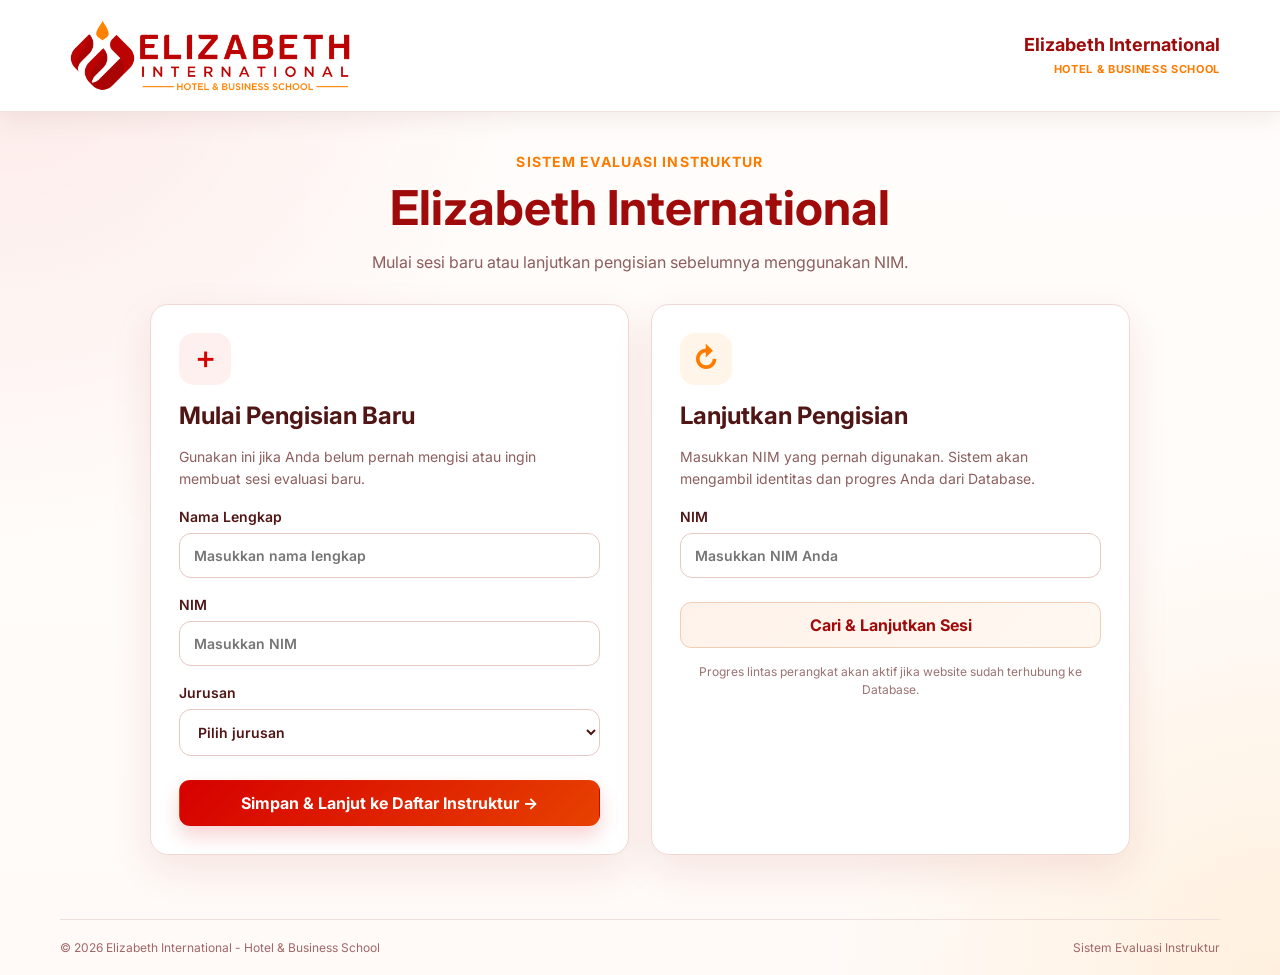
<file: index.html>
<!DOCTYPE html>
<html lang="id">
<head>
  <meta charset="UTF-8" />
  <meta name="viewport" content="width=device-width, initial-scale=1.0" />
  <meta name="description" content="Sistem evaluasi instruktur Elizabeth International" />
  <link rel="icon" type="image/png" href="favicon.ico">
  <title>Elizabeth International - Sistem Evaluasi Instruktur</title>
  <link rel="preconnect" href="https://fonts.googleapis.com">
  <link rel="preconnect" href="https://fonts.gstatic.com" crossorigin>
  <link href="https://fonts.googleapis.com/css2?family=Inter:wght@400;500;600;700;800&display=swap" rel="stylesheet">
  <link rel="stylesheet" href="style.css?v=14.2" />
</head>
<body data-app-version="14.2">
  <header class="topbar">
    <div class="brand">
      <img src="logo-elizabeth.png" alt="Logo Elizabeth International" class="brand-logo">
      <div class="brand-copy">
        <strong>Elizabeth International</strong>
        <span>Hotel &amp; Business School</span>
      </div>
    </div>
  </header>

  <main class="shell">
    <!-- STEP 1 -->
    <section id="studentView" class="view">
      <div class="welcome">
        <p class="muted">Sistem Evaluasi Instruktur</p>
        <h1>Elizabeth International</h1>
        <p>Mulai sesi baru atau lanjutkan pengisian sebelumnya menggunakan NIM.</p>
      </div>

      <div class="entry-grid">
        <form id="studentForm" class="panel form-panel">
          <div class="entry-icon">＋</div>
          <h2>Mulai Pengisian Baru</h2>
          <p class="form-copy">Gunakan ini jika Anda belum pernah mengisi atau ingin membuat sesi evaluasi baru.</p>

          <label>
            Nama Lengkap
            <input id="studentName" type="text" placeholder="Masukkan nama lengkap" required />
          </label>

          <label>
            NIM
            <input id="studentNim" type="text" placeholder="Masukkan NIM" required />
          </label>

          <label>
            Jurusan
            <select id="studentMajor" required>
              <option value="">Pilih jurusan</option>
              <option value="Food &amp; Beverage Service">Food &amp; Beverage Service</option>
              <option value="Bar &amp; Mixology">Bar &amp; Mixology</option>
              <option value="Culinary">Culinary</option>
              <option value="Pastry &amp; Bakery">Pastry &amp; Bakery</option>
              <option value="Room Division">Room Division</option>
              <option value="Front Office">Front Office</option>
              <option value="Hotel Digital Marketing">Hotel Digital Marketing</option>
            </select>
          </label>

          <button id="startNewBtn" class="btn primary" type="submit">Simpan &amp; Lanjut ke Daftar Instruktur →</button>
        </form>

        <form id="resumeForm" class="panel form-panel resume-panel">
          <div class="entry-icon resume">↻</div>
          <h2>Lanjutkan Pengisian</h2>
          <p class="form-copy">Masukkan NIM yang pernah digunakan. Sistem akan mengambil identitas dan progres Anda dari Database.</p>

          <label>
            NIM
            <input id="resumeNim" type="text" placeholder="Masukkan NIM Anda" required />
          </label>

          <button id="resumeBtn" class="btn secondary" type="submit">Cari &amp; Lanjutkan Sesi</button>

          <div id="resumeHelp" class="resume-help">
            Progres lintas perangkat akan aktif jika website sudah terhubung ke Database.
          </div>
        </form>
      </div>
    </section>

    <!-- STEP 2 -->
    <section id="lecturerView" class="view hidden">
      <div class="session-box">
        <div>
          <strong id="sessionGreeting"></strong>
          <span id="sessionInfo"></span>
        </div>
        <div class="session-actions">
          <button id="editStudentBtn" class="btn ghost" type="button">Ubah Data</button>
          <button id="newSessionBtn" class="btn danger-ghost" type="button">Mulai Sesi Baru</button>
        </div>
      </div>

      <div id="successBanner" class="notice success hidden" role="status"></div>

      <div class="section-heading lecturer-heading">
        <div>
          <h2 id="lecturerPageTitle">Pilih Kategori Instruktur</h2>
          <p id="lecturerPageSubtitle">Pilih kategori terlebih dahulu, lalu pilih instruktur yang ingin dievaluasi.</p>
        </div>
        <button id="backToCategoriesBtn" class="btn ghost hidden" type="button" onclick="return goBackToCategories(event)">← Kembali ke Kategori</button>
      </div>

      <div id="lecturerGrid" class="lecturer-grid"></div>
    </section>

    <!-- STEP 3 -->
    <section id="questionnaireView" class="view hidden">
      <button id="backToLecturersBtn" class="back-link" type="button" onclick="return goBackToLecturers(event)">← Kembali ke daftar instruktur</button>

      <div id="lecturerSummary" class="lecturer-summary"></div>

      <form id="questionnaireForm" class="panel questionnaire-panel" action="javascript:void(0)">
        <div class="section-heading">
          <h2>Form Evaluasi Instruktur</h2>
          <p>Berikan penilaian menggunakan skala poin 1–5 untuk setiap aspek berikut.</p>
        </div>

        <div id="questionsContainer" class="questions"></div>

        <label class="comment-label">
          <span class="comment-title">Kritik dan Saran</span>
          <span id="commentHelp" class="comment-help">Berikan kritik dan saran secara umum kepada instruktur yang Anda evaluasi.</span>
          <textarea id="comment" rows="5" maxlength="2500" required placeholder="Tuliskan kritik dan saran Anda di sini..."></textarea>
        </label>

        <div class="form-actions">
          <button id="cancelQuestionnaireBtn" class="btn ghost" type="button" onclick="return goBackToLecturers(event)">Batal</button>
          <button id="submitQuestionnaireBtn" class="btn primary" type="button">Kirim Evaluasi</button>
        </div>
      </form>
    </section>
  </main>

  <div id="confirmModal" class="modal-backdrop hidden" role="dialog" aria-modal="true" aria-labelledby="confirmTitle">
    <div class="modal">
      <div class="modal-icon">✓</div>
      <h3 id="confirmTitle">Kirim evaluasi?</h3>
      <p>Pastikan seluruh penilaian sudah sesuai. Setelah dikirim, Anda akan kembali ke daftar instruktur.</p>
      <div class="modal-actions">
        <button id="confirmCancelBtn" class="btn ghost" type="button">Periksa Lagi</button>
        <button id="confirmSendBtn" class="btn primary" type="button">Ya, Kirim</button>
      </div>
    </div>
  </div>

  <div id="newSessionModal" class="modal-backdrop hidden" role="dialog" aria-modal="true" aria-labelledby="newSessionTitle">
    <div class="modal">
      <div class="modal-icon refresh">↻</div>
      <h3 id="newSessionTitle">Mulai sesi baru?</h3>
      <p>Data mahasiswa yang sedang aktif akan dihapus dari perangkat ini. Gunakan ini jika mahasiswa lain akan memakai perangkat yang sama.</p>
      <div class="modal-actions">
        <button id="newSessionCancelBtn" class="btn ghost" type="button">Batal</button>
        <button id="newSessionConfirmBtn" class="btn primary" type="button">Mulai Sesi Baru</button>
      </div>
    </div>
  </div>

  <footer>
    <span>© 2026 Elizabeth International - Hotel &amp; Business School</span>
    <span>Sistem Evaluasi Instruktur</span>
  </footer>

  <script src="config.js?v=15.0"></script>
  <script src="app.js?v=15.0"></script>
</body>
</html>
</file>
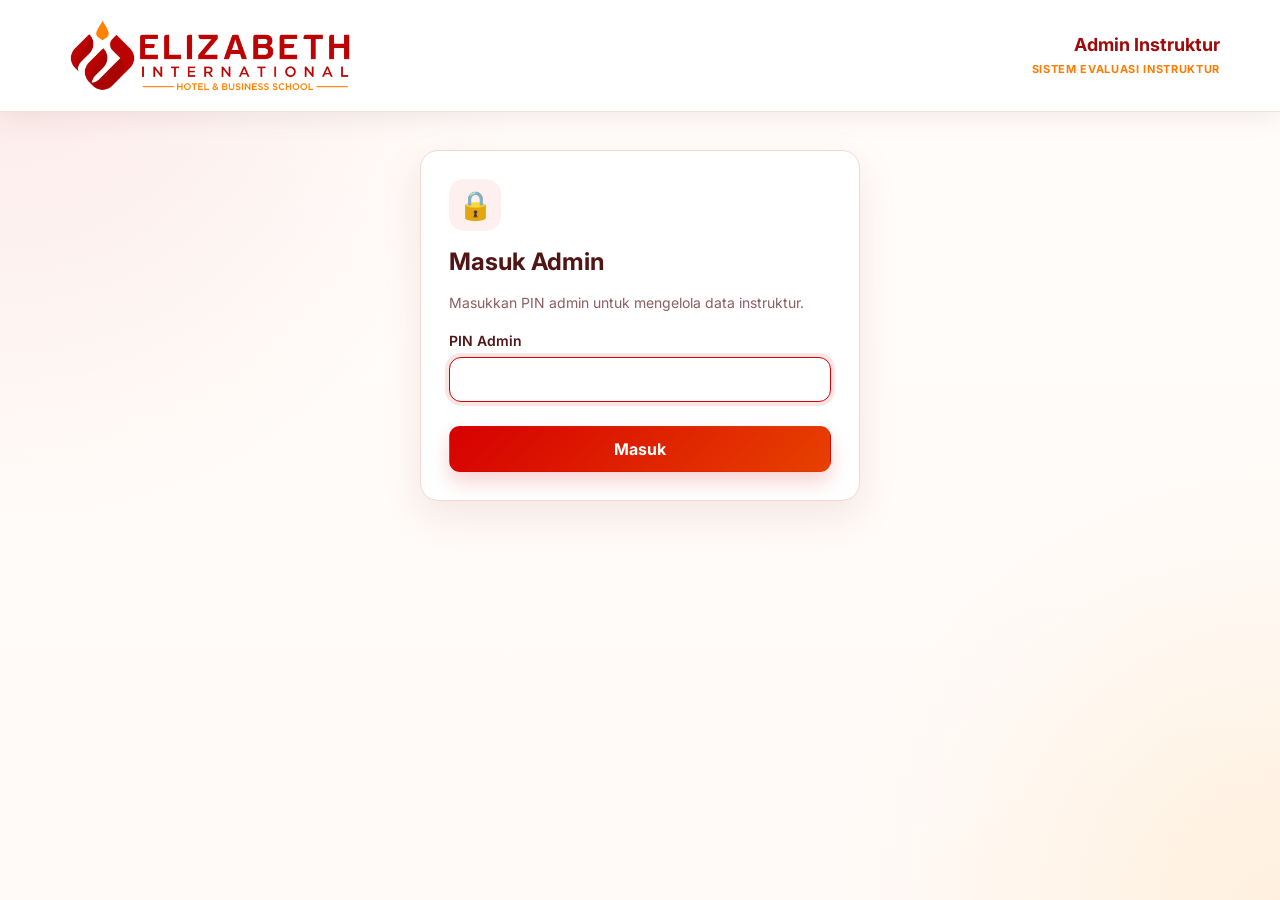
<file: admin/index.html>
<!DOCTYPE html>
<html lang="id">
<head>
  <meta charset="UTF-8" />
  <meta name="viewport" content="width=device-width, initial-scale=1.0" />
  <meta name="robots" content="noindex, nofollow" />
  <script>
    // Alamat /admin tanpa garis miring akhir: tambahkan "/" supaya path ../ benar.
    if (!/\/$|\.html$/.test(location.pathname)) {
      location.replace(location.pathname + "/" + location.search + location.hash);
    }
  </script>
  <link rel="icon" type="image/png" href="../favicon.ico">
  <title>Admin Instruktur - Elizabeth International</title>
  <link rel="preconnect" href="https://fonts.googleapis.com">
  <link rel="preconnect" href="https://fonts.gstatic.com" crossorigin>
  <link href="https://fonts.googleapis.com/css2?family=Inter:wght@400;500;600;700;800&display=swap" rel="stylesheet">
  <link rel="stylesheet" href="../style.css?v=15.0" />
  <link rel="stylesheet" href="admin.css?v=15.3" />
</head>
<body>
  <header class="topbar">
    <div class="brand">
      <img src="../logo-elizabeth.png" alt="Logo Elizabeth International" class="brand-logo">
      <div class="brand-copy">
        <strong>Admin Instruktur</strong>
        <span>Sistem Evaluasi Instruktur</span>
      </div>
    </div>
  </header>

  <main class="shell">
    <!-- LOGIN -->
    <section id="loginView" class="view">
      <form id="loginForm" class="panel form-panel admin-login">
        <div class="entry-icon">🔒</div>
        <h2>Masuk Admin</h2>
        <p class="form-copy">Masukkan PIN admin untuk mengelola data instruktur.</p>
        <label>
          PIN Admin
          <input id="pinInput" type="password" inputmode="numeric" autocomplete="current-password" required />
        </label>
        <button id="loginBtn" class="btn primary" type="submit">Masuk</button>
        <p id="demoHint" class="resume-help hidden">Mode demo: data contoh, tidak terhubung ke Google Sheets. PIN apa saja diterima.</p>
      </form>
    </section>

    <!-- ADMIN -->
    <section id="adminView" class="view hidden">
      <div class="admin-head">
        <div>
          <h1>Manajemen Instruktur</h1>
          <p id="adminSummary" class="admin-sub"></p>
        </div>
        <div class="admin-head-actions">
          <button id="reloadBtn" class="btn ghost" type="button">Muat Ulang</button>
          <button id="logoutBtn" class="btn danger-ghost" type="button">Keluar</button>
        </div>
      </div>

      <div id="adminNotice" class="notice hidden" role="status"></div>

      <div class="tabs" role="tablist">
        <button class="tab active" type="button" role="tab" data-tab="list">Daftar Instruktur</button>
        <button class="tab" type="button" role="tab" data-tab="matrix">Penempatan Jurusan</button>
      </div>

      <div id="roleTabs" class="role-tabs" role="tablist" aria-label="Kategori instruktur"></div>

      <div class="toolbar">
        <input id="searchInput" type="search" placeholder="Cari nama, bidang, atau ID..." />
        <select id="filterMajor"><option value="">Semua jurusan</option></select>
        <select id="filterStatus">
          <option value="">Semua status</option>
          <option value="Aktif">Aktif</option>
          <option value="Nonaktif">Nonaktif</option>
        </select>
        <button id="addBtn" class="btn primary" type="button">+ Tambah Instruktur</button>
      </div>

      <!-- TAB: DAFTAR -->
      <div id="listTab">
        <div id="coverage" class="coverage"></div>
        <div id="instructorList" class="instructor-list"></div>
        <nav id="pager" class="pager hidden" aria-label="Halaman daftar instruktur">
          <button id="prevPage" class="btn ghost" type="button">← Sebelumnya</button>
          <span id="pageInfo"></span>
          <button id="nextPage" class="btn ghost" type="button">Berikutnya →</button>
        </nav>
      </div>

      <!-- TAB: MATRIKS -->
      <div id="matrixTab" class="hidden">
        <p class="admin-sub">Centang jurusan tempat instruktur tampil untuk dievaluasi. Perubahan baru tersimpan setelah klik <strong>Simpan Perubahan</strong>.</p>
        <div class="matrix-wrap panel">
          <table class="matrix">
            <thead id="matrixHead"></thead>
            <tbody id="matrixBody"></tbody>
          </table>
        </div>
      </div>
    </section>
  </main>

  <div id="saveBar" class="save-bar hidden">
    <span id="saveBarText"></span>
    <div>
      <button id="discardBtn" class="btn ghost" type="button">Batalkan</button>
      <button id="saveMatrixBtn" class="btn primary" type="button">Simpan Perubahan</button>
    </div>
  </div>

  <!-- MODAL EDIT -->
  <div id="editModal" class="modal-backdrop hidden" role="dialog" aria-modal="true" aria-labelledby="editTitle">
    <form id="editForm" class="modal edit-modal">
      <h3 id="editTitle">Tambah Instruktur</h3>

      <div class="edit-grid">
        <div class="edit-photo">
          <img id="photoPreview" alt="Pratinjau foto" />
        </div>
        <div>
          <label>Nama Instruktur
            <input id="fName" type="text" required />
          </label>
          <label>Kategori
            <input id="fRole" type="text" list="roleOptions" required placeholder="Mis. Instruktur IT" />
            <datalist id="roleOptions"></datalist>
          </label>
        </div>
      </div>

      <label>Bidang / Mata Kuliah
        <input id="fArea" type="text" placeholder="Mis. Basic Cooking, Microsoft Office" />
      </label>

      <label>Link Foto
        <input id="fPhoto" type="url" placeholder="Link Google Drive atau URL gambar" />
      </label>

      <fieldset class="majors-field">
        <legend>Ditempatkan di jurusan</legend>
        <label class="check all-check"><input id="fAll" type="checkbox" /> Semua jurusan</label>
        <div id="majorChecks" class="major-checks"></div>
      </fieldset>

      <div class="edit-row">
        <label class="check"><input id="fActive" type="checkbox" checked /> Aktif (tampil untuk mahasiswa)</label>
        <label class="id-field">ID
          <input id="fId" type="text" placeholder="Otomatis" />
        </label>
      </div>

      <div id="otherCats" class="other-cats">
        <strong class="other-cats-title">Mengajar di kategori lain</strong>
        <p class="other-cats-help">Instruktur yang mengajar di lebih dari satu kategori (mis. Jurusan dan Business) punya satu entri per kategori, supaya evaluasinya terpisah per mata kuliah.</p>
        <div id="otherCatsList" class="other-cats-list"></div>
        <label id="syncWrap" class="check hidden"><input id="fSync" type="checkbox" checked /> Samakan nama &amp; foto di kategori lain saat disimpan</label>
        <button id="addCategoryBtn" class="btn ghost" type="button">+ Tambah ke kategori lain</button>
      </div>

      <p id="editInfo" class="edit-info"></p>

      <div class="modal-actions edit-actions">
        <button id="deleteBtn" class="btn danger-ghost" type="button">Hapus</button>
        <span class="spacer"></span>
        <button id="editCancelBtn" class="btn ghost" type="button">Batal</button>
        <button id="editSaveBtn" class="btn primary" type="submit">Simpan</button>
      </div>
    </form>
  </div>

  <script src="../config.js?v=15.0"></script>
  <script src="admin.js?v=15.3"></script>
</body>
</html>
</file>
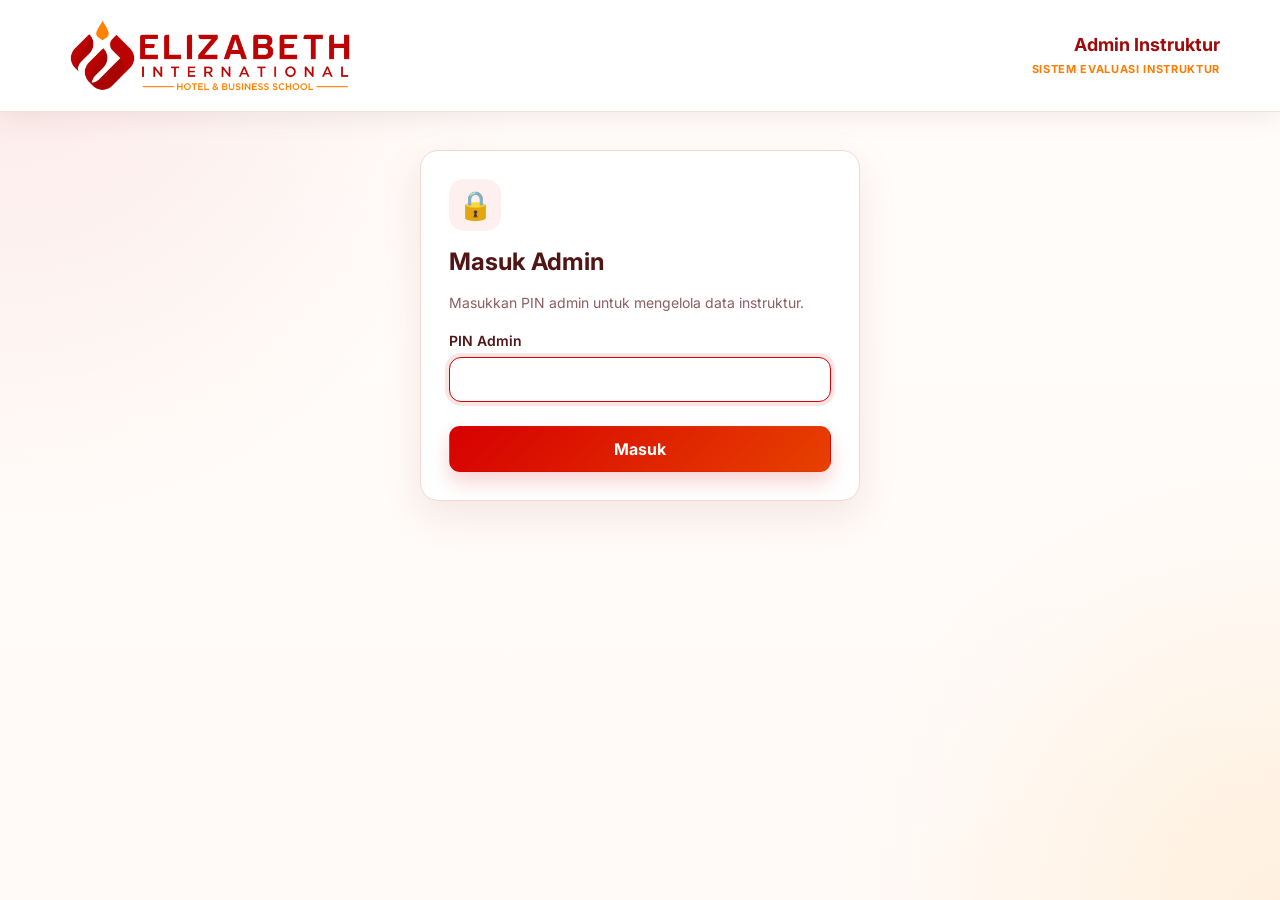
<file: admin.html>
<!DOCTYPE html>
<html lang="id">
<head>
  <meta charset="UTF-8" />
  <meta name="viewport" content="width=device-width, initial-scale=1.0" />
  <meta name="robots" content="noindex, nofollow" />
  <link rel="icon" type="image/png" href="favicon.ico">
  <title>Admin Instruktur - Elizabeth International</title>
  <link rel="preconnect" href="https://fonts.googleapis.com">
  <link rel="preconnect" href="https://fonts.gstatic.com" crossorigin>
  <link href="https://fonts.googleapis.com/css2?family=Inter:wght@400;500;600;700;800&display=swap" rel="stylesheet">
  <link rel="stylesheet" href="style.css?v=15.0" />
  <link rel="stylesheet" href="admin.css?v=15.0" />
</head>
<body>
  <header class="topbar">
    <div class="brand">
      <img src="logo-elizabeth.png" alt="Logo Elizabeth International" class="brand-logo">
      <div class="brand-copy">
        <strong>Admin Instruktur</strong>
        <span>Sistem Evaluasi Instruktur</span>
      </div>
    </div>
  </header>

  <main class="shell">
    <!-- LOGIN -->
    <section id="loginView" class="view">
      <form id="loginForm" class="panel form-panel admin-login">
        <div class="entry-icon">🔒</div>
        <h2>Masuk Admin</h2>
        <p class="form-copy">Masukkan PIN admin untuk mengelola data instruktur.</p>
        <label>
          PIN Admin
          <input id="pinInput" type="password" inputmode="numeric" autocomplete="current-password" required />
        </label>
        <button id="loginBtn" class="btn primary" type="submit">Masuk</button>
        <p id="demoHint" class="resume-help hidden">Mode demo: data contoh, tidak terhubung ke Google Sheets. PIN apa saja diterima.</p>
      </form>
    </section>

    <!-- ADMIN -->
    <section id="adminView" class="view hidden">
      <div class="admin-head">
        <div>
          <h1>Manajemen Instruktur</h1>
          <p id="adminSummary" class="admin-sub"></p>
        </div>
        <div class="admin-head-actions">
          <button id="reloadBtn" class="btn ghost" type="button">Muat Ulang</button>
          <button id="logoutBtn" class="btn danger-ghost" type="button">Keluar</button>
        </div>
      </div>

      <div id="adminNotice" class="notice hidden" role="status"></div>

      <div class="tabs" role="tablist">
        <button class="tab active" type="button" role="tab" data-tab="list">Daftar Instruktur</button>
        <button class="tab" type="button" role="tab" data-tab="matrix">Penempatan Jurusan</button>
      </div>

      <div class="toolbar">
        <input id="searchInput" type="search" placeholder="Cari nama, bidang, atau ID..." />
        <select id="filterMajor"><option value="">Semua jurusan</option></select>
        <select id="filterRole"><option value="">Semua kategori</option></select>
        <select id="filterStatus">
          <option value="">Semua status</option>
          <option value="Aktif">Aktif</option>
          <option value="Nonaktif">Nonaktif</option>
        </select>
        <button id="addBtn" class="btn primary" type="button">+ Tambah Instruktur</button>
      </div>

      <!-- TAB: DAFTAR -->
      <div id="listTab">
        <div id="coverage" class="coverage"></div>
        <div id="instructorList" class="instructor-list"></div>
      </div>

      <!-- TAB: MATRIKS -->
      <div id="matrixTab" class="hidden">
        <p class="admin-sub">Centang jurusan tempat instruktur tampil untuk dievaluasi. Perubahan baru tersimpan setelah klik <strong>Simpan Perubahan</strong>.</p>
        <div class="matrix-wrap panel">
          <table class="matrix">
            <thead id="matrixHead"></thead>
            <tbody id="matrixBody"></tbody>
          </table>
        </div>
      </div>
    </section>
  </main>

  <div id="saveBar" class="save-bar hidden">
    <span id="saveBarText"></span>
    <div>
      <button id="discardBtn" class="btn ghost" type="button">Batalkan</button>
      <button id="saveMatrixBtn" class="btn primary" type="button">Simpan Perubahan</button>
    </div>
  </div>

  <!-- MODAL EDIT -->
  <div id="editModal" class="modal-backdrop hidden" role="dialog" aria-modal="true" aria-labelledby="editTitle">
    <form id="editForm" class="modal edit-modal">
      <h3 id="editTitle">Tambah Instruktur</h3>

      <div class="edit-grid">
        <div class="edit-photo">
          <img id="photoPreview" alt="Pratinjau foto" />
        </div>
        <div>
          <label>Nama Instruktur
            <input id="fName" type="text" required />
          </label>
          <label>Kategori
            <input id="fRole" type="text" list="roleOptions" required placeholder="Mis. Instruktur IT" />
            <datalist id="roleOptions"></datalist>
          </label>
        </div>
      </div>

      <label>Bidang / Mata Kuliah
        <input id="fArea" type="text" placeholder="Mis. Basic Cooking, Microsoft Office" />
      </label>

      <label>Link Foto
        <input id="fPhoto" type="url" placeholder="Link Google Drive atau URL gambar" />
      </label>

      <fieldset class="majors-field">
        <legend>Ditempatkan di jurusan</legend>
        <label class="check all-check"><input id="fAll" type="checkbox" /> Semua jurusan</label>
        <div id="majorChecks" class="major-checks"></div>
      </fieldset>

      <div class="edit-row">
        <label class="check"><input id="fActive" type="checkbox" checked /> Aktif (tampil untuk mahasiswa)</label>
        <label class="id-field">ID
          <input id="fId" type="text" placeholder="Otomatis" />
        </label>
      </div>

      <p id="editInfo" class="edit-info"></p>

      <div class="modal-actions edit-actions">
        <button id="deleteBtn" class="btn danger-ghost" type="button">Hapus</button>
        <span class="spacer"></span>
        <button id="editCancelBtn" class="btn ghost" type="button">Batal</button>
        <button id="editSaveBtn" class="btn primary" type="submit">Simpan</button>
      </div>
    </form>
  </div>

  <script src="config.js?v=15.0"></script>
  <script src="admin.js?v=15.0"></script>
</body>
</html>
</file>
<file: style.css>
:root {
  --red: #d60000;
  --red-dark: #9f0b0b;
  --red-soft: #fff0f0;
  --orange: #ff9800;
  --orange-dark: #ff7b00;
  --orange-soft: #fff5e8;
  --bg: #fffaf7;
  --surface: #ffffff;
  --text: #501515;
  --muted: #8c5e5e;
  --border: #f0d9d5;
  --success: #0d8a5a;
  --danger: #c33a3a;
  --shadow: 0 14px 40px rgba(156, 25, 25, .10);
  --radius: 18px;
}

* {
  box-sizing: border-box
}

html {
  scroll-behavior: smooth;
  overflow-x: hidden
}

body {
  margin: 0;
  font-family: Inter, system-ui, -apple-system, BlinkMacSystemFont, "Segoe UI", sans-serif;
  color: var(--text);
  background:
    radial-gradient(circle at top left, rgba(214, 0, 0, .08), transparent 34%),
    radial-gradient(circle at bottom right, rgba(255, 152, 0, .10), transparent 28%),
    linear-gradient(180deg, #fffdfb 0%, var(--bg) 100%);
  min-height: 100vh;
  overflow-x: hidden;
}

button,
input,
select,
textarea {
  font: inherit
}

button {
  cursor: pointer
}

.topbar {
  background: #ffffff;
  color: var(--text);
  padding: 16px 24px;
  border-bottom: 1px solid #f1dfda;
  box-shadow: 0 6px 24px rgba(94, 22, 22, .08);
}

.brand {
  width: min(1160px, 100%);
  margin: 0 auto;
  display: flex;
  gap: 18px;
  align-items: center;
  justify-content: space-between;
}

.brand-logo {
  width: 300px;
  max-width: 52vw;
  height: auto;
  display: block;
  object-fit: contain;
}

.brand-copy {
  text-align: right;
}

.brand-copy strong {
  display: block;
  font-size: 18px;
  line-height: 1.15;
  color: var(--red-dark);
}

.brand-copy span {
  display: block;
  font-size: 11px;
  color: var(--orange-dark);
  margin-top: 6px;
  letter-spacing: .06em;
  text-transform: uppercase;
  font-weight: 700;
}

.shell {
  width: min(1160px, calc(100% - 32px));
  margin: 38px auto 64px;
}

.view {
  animation: fadeUp .28s ease
}

.hidden {
  display: none !important
}

@keyframes fadeUp {
  from {
    opacity: 0;
    transform: translateY(8px)
  }

  to {
    opacity: 1;
    transform: none
  }
}

.welcome {
  text-align: center;
  max-width: 720px;
  margin: 0 auto 28px
}

.welcome h1 {
  font-size: clamp(32px, 5vw, 48px);
  margin: 4px 0 12px;
  color: var(--red-dark)
}

.welcome p {
  line-height: 1.7;
  margin: 0;
  color: var(--muted)
}

.welcome .muted {
  font-weight: 700;
  color: var(--orange-dark);
  font-size: 14px;
  text-transform: uppercase;
  letter-spacing: .08em
}

.entry-grid {
  display: grid;
  grid-template-columns: repeat(2, minmax(0, 1fr));
  gap: 22px;
  align-items: start;
  max-width: 980px;
  margin: 0 auto;
}

.panel {
  background: var(--surface);
  border: 1px solid var(--border);
  border-radius: var(--radius);
  box-shadow: var(--shadow);
}

.form-panel {
  max-width: none;
  margin: 0;
  padding: 28px;
  min-height: 100%;
}

.form-panel h2,
.questionnaire-panel h2 {
  margin-top: 0
}

.entry-icon {
  width: 52px;
  height: 52px;
  display: grid;
  place-items: center;
  border-radius: 15px;
  background: var(--red-soft);
  color: var(--red);
  font-size: 28px;
  font-weight: 800;
  margin-bottom: 16px;
}

.entry-icon.resume {
  background: var(--orange-soft);
  color: var(--orange-dark);
}

.form-copy {
  color: var(--muted);
  line-height: 1.6;
  font-size: 14px;
  margin: -4px 0 8px;
}

label {
  display: block;
  font-weight: 600;
  font-size: 14px;
  margin: 18px 0 0;
}

input,
select,
textarea {
  width: 100%;
  margin-top: 8px;
  border: 1px solid #e6c8c3;
  background: white;
  border-radius: 12px;
  padding: 13px 14px;
  color: var(--text);
  outline: none;
  transition: .2s ease;
}

input:focus,
select:focus,
textarea:focus {
  border-color: var(--red);
  box-shadow: 0 0 0 4px rgba(214, 0, 0, .10);
}

textarea {
  resize: vertical
}

.btn {
  border-radius: 11px;
  padding: 12px 17px;
  border: 1px solid transparent;
  font-weight: 700;
}

.btn.primary {
  background: linear-gradient(135deg, var(--red), #e74100);
  color: #fff;
  box-shadow: 0 10px 20px rgba(214, 0, 0, .18);
}

.btn.secondary {
  width: 100%;
  margin-top: 24px;
  background: linear-gradient(135deg, #fff2ea, #fff8f1);
  color: var(--red-dark);
  border-color: #f0cdb4;
}

.form-panel .btn.primary {
  width: 100%;
  margin-top: 24px
}

.btn.ghost {
  background: #fff;
  color: var(--red-dark);
  border-color: #e2c3bf;
}

.btn.danger-ghost {
  background: #fff;
  color: var(--danger);
  border-color: #f0c7c7;
}

.btn:disabled {
  opacity: .55;
  cursor: not-allowed
}

.resume-help {
  margin-top: 15px;
  font-size: 12px;
  line-height: 1.5;
  color: #9a7373;
  text-align: center;
}

.session-box {
  background: linear-gradient(135deg, #fff3f0, #fff7f0);
  border: 1px solid #f0d4cd;
  padding: 18px;
  border-radius: 16px;
  display: flex;
  align-items: center;
  justify-content: space-between;
  gap: 16px;
}

.session-box strong {
  display: block;
  color: var(--red-dark)
}

.session-box span {
  display: block;
  color: var(--muted);
  font-size: 14px;
  margin-top: 5px
}

.session-actions {
  display: flex;
  gap: 10px;
  flex-wrap: wrap
}

.section-heading {
  margin: 28px 0 16px
}

.section-heading h2 {
  margin: 0;
  color: var(--red-dark);
  font-size: 26px
}

.section-heading p {
  margin: 8px 0 0;
  color: var(--muted)
}

.notice {
  margin-top: 18px;
  padding: 14px 16px;
  border-radius: 12px;
  font-weight: 600;
}

.notice.success {
  background: #e8f8f0;
  color: #0f6b49;
  border: 1px solid #bdebd4;
}


.lecturer-heading {
  display: flex;
  justify-content: space-between;
  align-items: flex-end;
  gap: 18px;
}

.lecturer-heading .btn {
  flex: 0 0 auto;
}

.category-grid {
  display: grid;
  grid-template-columns: repeat(4, minmax(0, 1fr));
  gap: 18px;
}

.category-card {
  min-height: 190px;
  background: #fff;
  border: 1px solid var(--border);
  border-radius: 18px;
  padding: 24px;
  text-align: left;
  box-shadow: 0 10px 28px rgba(156, 25, 25, .08);
  transition: .2s ease;
  position: relative;
  overflow: hidden;
}

.category-card::after {
  content: "";
  position: absolute;
  width: 80px;
  height: 80px;
  border-radius: 50%;
  right: -24px;
  bottom: -24px;
  background: rgba(255, 152, 0, .10);
}

.category-card:hover {
  transform: translateY(-4px);
  border-color: #e9b6aa;
  box-shadow: 0 16px 34px rgba(156, 25, 25, .13);
}

.category-icon {
  width: 48px;
  height: 48px;
  border-radius: 14px;
  display: grid;
  place-items: center;
  background: linear-gradient(135deg, var(--red-soft), var(--orange-soft));
  color: var(--red);
  font-size: 23px;
  font-weight: 800;
  margin-bottom: 18px;
}

.category-card strong {
  display: block;
  color: var(--red-dark);
  font-size: 18px;
  line-height: 1.35;
}

.category-card span {
  display: block;
  margin-top: 8px;
  color: var(--muted);
  font-size: 13px;
  line-height: 1.5;
}

.category-count {
  margin-top: 16px !important;
  font-weight: 800;
  color: var(--orange-dark) !important;
}

.lecturer-grid {
  display: grid;
  grid-template-columns: repeat(4, minmax(0, 1fr));
  gap: 20px;
  width: 100%;
  align-items: stretch;
  grid-auto-rows: 1fr;
}

.lecturer-card {
  width: 100%;
  height: 100%;
  min-height: 0;
  display: flex;
  flex-direction: column;
  background: #fff;
  border: 1px solid var(--border);
  border-radius: 16px;
  overflow: hidden;
  text-align: left;
  padding: 0;
  box-shadow: 0 8px 24px rgba(156, 25, 25, .08);
  transition: .2s ease;
}

.lecturer-card:hover {
  transform: translateY(-4px);
  box-shadow: 0 15px 34px rgba(156, 25, 25, .14);
  border-color: #e5a297;
}

.lecturer-photo {
  width: 100%;
  height: 260px;
  object-fit: contain;
  object-position: center;
  display: block;
  background: #f7f3ef;
  padding: 7px;
  flex-shrink: 0;
}

.lecturer-info {
  padding: 12px 15px 14px;
  display: flex;
  flex-direction: column;
  justify-content: flex-start;
  gap: 2px;
  flex: 1;
  min-height: 118px;
}

.lecturer-info strong {
  display: -webkit-box;
  -webkit-box-orient: vertical;
  -webkit-line-clamp: 2;
  overflow: hidden;
  min-height: 40px;
  color: var(--red-dark);
  font-weight: 700;
  line-height: 1.28;
  margin: 0;
}

.lecturer-info strong.name-normal {
  font-size: 16px;
}

.lecturer-info strong.name-sm {
  font-size: 14px;
}

.lecturer-info strong.name-xs {
  font-size: 12.5px;
}

.lecturer-info > span:not(.role-badge):not(.done-badge) {
  display: -webkit-box;
  -webkit-box-orient: vertical;
  -webkit-line-clamp: 2;
  overflow: hidden;
  color: var(--muted);
  font-size: 12px;
  line-height: 1.3;
  margin: 1px 0 0;
  min-height: 30px;
}

.lecturer-info span {
  display: block;
  color: var(--muted);
  font-size: 12px;
  margin: 0;
}

.role-badge {
  display: inline-block;
  align-self: flex-start;
  margin-top: auto;
  background: var(--orange-soft);
  color: var(--orange-dark);
  font-size: 11px;
  font-weight: 800;
  padding: 5px 9px;
  border-radius: 999px;
}

.done-badge {
  display: inline-block;
  align-self: stretch;
  margin-top: 6px;
  margin-left: 0;
  background: #e8f8f0;
  color: #0f6b49;
  font-size: 11px;
  font-weight: 800;
  padding: 5px 9px;
  border-radius: 999px;
}

.back-link {
  background: transparent;
  border: 0;
  color: var(--red);
  font-weight: 700;
  padding: 4px 0;
  margin-bottom: 16px;
}

.lecturer-summary {
  display: flex;
  align-items: center;
  gap: 16px;
  background: white;
  border: 1px solid var(--border);
  padding: 16px;
  border-radius: 16px;
  box-shadow: 0 8px 26px rgba(156, 25, 25, .08);
  margin-bottom: 18px;
}

.lecturer-summary img {
  width: 78px;
  height: 78px;
  object-fit: cover;
  border-radius: 13px;
}

.lecturer-summary strong {
  display: block;
  font-size: 20px;
  color: var(--red-dark)
}

.lecturer-summary span {
  display: block;
  color: var(--muted);
  margin-top: 6px
}

.summary-badge {
  display: inline-block;
  margin-top: 10px;
  background: var(--orange-soft);
  color: var(--orange-dark);
  font-size: 12px;
  font-weight: 800;
  padding: 6px 10px;
  border-radius: 999px;
}

.questionnaire-panel {
  padding: 28px
}

.question {
  display: grid;
  grid-template-columns: minmax(240px, 1fr) auto;
  gap: 24px;
  align-items: center;
  border-top: 1px solid #f5eae7;
  padding: 18px 0;
}

.question:first-child {
  border-top: 0
}

.question-title {
  font-weight: 700;
  line-height: 1.45
}

.rating {
  display: flex;
  gap: 9px;
  position: relative;
}

.rating input {
  position: absolute;
  width: 1px;
  height: 1px;
  margin: 0;
  padding: 0;
  opacity: 0;
  overflow: hidden;
  clip: rect(0 0 0 0);
  white-space: nowrap;
  pointer-events: none;
}

.rating label {
  margin: 0;
  width: 42px;
  height: 42px;
  display: grid;
  place-items: center;
  border-radius: 50%;
  border: 1px solid #e1c3be;
  background: white;
  cursor: pointer;
  transition: .16s ease;
}

.rating input:checked+label {
  background: var(--red);
  color: white;
  border-color: var(--red);
  box-shadow: 0 6px 16px rgba(214, 0, 0, .23);
}

.rating label:hover {
  border-color: var(--red);
  color: var(--red)
}

.comment-label {
  margin-top: 24px
}

.form-actions {
  margin-top: 24px;
  display: flex;
  justify-content: flex-end;
  gap: 12px;
}

.modal-backdrop {
  position: fixed;
  inset: 0;
  background: rgba(55, 16, 16, .56);
  display: grid;
  place-items: center;
  padding: 22px;
  z-index: 100;
}

.modal {
  width: min(480px, 100%);
  background: white;
  border-radius: 20px;
  padding: 28px;
  text-align: center;
  box-shadow: 0 24px 80px rgba(0, 0, 0, .25);
}

.modal-icon {
  width: 62px;
  height: 62px;
  margin: 0 auto 14px;
  border-radius: 50%;
  display: grid;
  place-items: center;
  background: #ffe9e9;
  color: var(--red);
  font-size: 30px;
  font-weight: 800;
}

.modal-icon.refresh {
  background: #fff0e0;
  color: var(--orange-dark)
}

.modal h3 {
  font-size: 24px;
  margin: 4px 0 10px;
  color: var(--red-dark)
}

.modal p {
  color: var(--muted);
  line-height: 1.6
}

.modal-actions {
  display: flex;
  justify-content: center;
  gap: 12px;
  margin-top: 22px
}

footer {
  width: min(1160px, calc(100% - 32px));
  margin: 0 auto 20px;
  padding-top: 20px;
  border-top: 1px solid #f0dfda;
  display: flex;
  justify-content: space-between;
  gap: 12px;
  font-size: 12px;
  color: #a06767;
}


/* =========================================
   RESPONSIVE FINAL
   ========================================= */

@media (max-width: 1100px) {
  .lecturer-grid {
    grid-template-columns: repeat(3, minmax(0, 1fr));
    gap: 16px;
  }

  .lecturer-photo {
    height: 240px;
  }
}

@media (max-width: 800px) {
  .entry-grid {
    grid-template-columns: 1fr;
    max-width: 560px;
  }

  .category-grid {
    grid-template-columns: repeat(2, minmax(0, 1fr));
  }

  .lecturer-grid {
    grid-template-columns: repeat(2, minmax(0, 1fr));
    gap: 14px;
  }

  .lecturer-photo {
    height: 210px;
    padding: 6px;
  }

  .lecturer-info {
    padding: 12px 13px 14px;
  }

  .lecturer-info strong {
    min-height: 38px;
  }
}

@media (max-width: 600px) {
  .topbar {
    padding: 12px 16px;
  }

  .brand {
    gap: 10px;
  }

  .brand-logo {
    width: 205px;
    max-width: 68vw;
  }

  .brand-copy {
    display: none;
  }

  .shell {
    width: min(100% - 20px, 1160px);
    margin-top: 22px;
  }

  .form-panel,
  .questionnaire-panel {
    padding: 18px;
  }

  .session-box {
    align-items: flex-start;
    flex-direction: column;
  }

  .session-actions {
    width: 100%;
  }

  .session-actions .btn {
    flex: 1;
  }

  .lecturer-heading {
    align-items: flex-start;
    flex-direction: column;
    gap: 12px;
  }

  .category-grid {
    grid-template-columns: 1fr;
  }

  /* Satu card per baris */
  .lecturer-grid {
    grid-template-columns: 1fr;
    gap: 14px;
    grid-auto-rows: auto;
    justify-items: center;
    align-items: start;
  }

  .lecturer-card {
    width: 100%;
    max-width: 340px;
    height: auto;
    min-height: 0;
    border-radius: 14px;
    align-self: start;
  }

  /* Foto dibuat lebih seimbang dengan ukuran card */
  .lecturer-photo {
    width: 100%;
    height: 230px;
    padding: 6px;
    object-fit: contain;
    object-position: center;
    background: #f7f3ef;
  }

  /* Deskripsi mengikuti isi, tidak menyisakan ruang kosong besar */
  .lecturer-info {
    padding: 10px 12px 12px;
    gap: 2px;
    min-height: 0;
    height: auto;
    flex: 0 0 auto;
  }

  .lecturer-info strong {
    min-height: 0;
    margin: 0;
    line-height: 1.25;
  }

  .lecturer-info strong.name-normal {
    font-size: 14px;
  }

  .lecturer-info strong.name-sm {
    font-size: 12.5px;
  }

  .lecturer-info strong.name-xs {
    font-size: 11.5px;
  }

  /* Area/divisi langsung dekat dengan nama */
  .lecturer-info > span:not(.role-badge):not(.done-badge) {
    min-height: 0;
    margin: 2px 0 0;
    font-size: 10.5px;
    line-height: 1.3;
  }

  .role-badge {
    margin-top: 6px;
    font-size: 10px;
    padding: 4px 7px;
  }

  .done-badge {
    margin-top: 7px;
    font-size: 10px;
    padding: 5px 8px;
  }

  .question {
    grid-template-columns: 1fr;
  }

  .rating {
    flex-wrap: wrap;
  }

  .form-actions {
    flex-direction: column-reverse;
  }

  .form-actions .btn {
    width: 100%;
  }

  footer {
    flex-direction: column;
  }
}

@media (max-width: 390px) {
  .shell {
    width: min(100% - 14px, 1160px);
  }

  .lecturer-grid {
    grid-template-columns: 1fr;
    gap: 12px;
  }

  .lecturer-card {
    max-width: 320px;
  }

  .lecturer-photo {
    height: 215px;
    padding: 5px;
  }

  .lecturer-info {
    padding: 9px 11px 11px;
  }

  .lecturer-info strong.name-normal {
    font-size: 13.5px;
  }

  .lecturer-info strong.name-sm {
    font-size: 12px;
  }

  .lecturer-info strong.name-xs {
    font-size: 11px;
  }

  .lecturer-info > span:not(.role-badge):not(.done-badge) {
    font-size: 10px;
  }
}


/* =========================================
   KUISIONER 2026
   ========================================= */

.question-copy {
  min-width: 0;
}

.question-title {
  font-weight: 700;
  line-height: 1.4;
  color: var(--red-dark);
}

.question-description {
  margin-top: 5px;
  max-width: 690px;
  color: var(--muted);
  font-size: 12.5px;
  line-height: 1.55;
  font-weight: 400;
}

.comment-title {
  display: block;
  color: var(--red-dark);
  font-weight: 700;
}

.comment-help {
  display: block;
  margin-top: 5px;
  color: var(--muted);
  font-size: 12px;
  line-height: 1.5;
  font-weight: 400;
}

@media (max-width: 600px) {
  .question {
    gap: 12px;
    padding: 16px 0;
  }

  .question-title {
    font-size: 13.5px;
  }

  .question-description {
    font-size: 11.5px;
    line-height: 1.5;
  }

  .rating {
    gap: 7px;
  }

  .rating label {
    width: 38px;
    height: 38px;
    font-size: 12px;
  }
}


/* =========================================
   V11 - CLICK / TOUCH FIX
   ========================================= */

.btn,
.back-link,
.category-card,
.lecturer-card {
  position: relative;
  pointer-events: auto;
  touch-action: manipulation;
  -webkit-tap-highlight-color: transparent;
}

.btn,
.back-link {
  z-index: 3;
}

.category-card,
.lecturer-card {
  z-index: 1;
}

.category-card::before,
.category-card::after {
  pointer-events: none;
}

.session-box,
.lecturer-heading {
  position: relative;
  z-index: 2;
}


/* =========================================
   V12 - NAVIGATION BUTTON HARD FIX
   ========================================= */

#backToCategoriesBtn,
#backToLecturersBtn,
#cancelQuestionnaireBtn {
  position: relative !important;
  z-index: 9999 !important;
  pointer-events: auto !important;
  touch-action: manipulation !important;
  cursor: pointer !important;
  isolation: isolate;
}

#backToCategoriesBtn::before,
#backToCategoriesBtn::after,
#backToLecturersBtn::before,
#backToLecturersBtn::after,
#cancelQuestionnaireBtn::before,
#cancelQuestionnaireBtn::after {
  pointer-events: none !important;
}

.lecturer-heading,
#questionnaireView {
  position: relative;
  isolation: isolate;
}


/* =========================================
   V14.2 - MOBILE SUBMIT / MODAL FIX
   ========================================= */

/* Modal harus selalu berada di atas seluruh isi halaman */
.modal-backdrop {
  position: fixed !important;
  inset: 0 !important;
  z-index: 999999 !important;
  pointer-events: auto !important;
  touch-action: manipulation;
}

/* Isi modal harus bisa menerima tap */
.modal,
.modal-actions,
#confirmSendBtn,
#confirmCancelBtn {
  position: relative;
  z-index: 1000000;
  pointer-events: auto !important;
  touch-action: manipulation;
}

/* Tombol kirim pada form tidak boleh menembus/menutupi modal */
#submitQuestionnaireBtn {
  position: relative !important;
  z-index: auto !important;
  pointer-events: auto !important;
  touch-action: manipulation;
}

/* Hindari elemen dekoratif menangkap sentuhan */
.modal::before,
.modal::after,
.modal-backdrop::before,
.modal-backdrop::after {
  pointer-events: none !important;
}

@media (max-width: 600px) {
  .modal-backdrop {
    align-items: center;
    justify-items: center;
    padding: 16px;
  }

  .modal {
    width: min(100%, 420px);
    max-height: calc(100dvh - 32px);
    overflow-y: auto;
    -webkit-overflow-scrolling: touch;
  }

  .modal-actions {
    width: 100%;
    flex-direction: column;
  }

  .modal-actions .btn {
    width: 100%;
    min-height: 46px;
  }
}
/* =========================================
   CARD SUDAH DIEVALUASI
   ========================================= */

.lecturer-card.completed {
  background: #e7f8ef !important;
  border: 2px solid #32a66a !important;
  box-shadow: 0 8px 24px rgba(13, 138, 90, .15);
}

/* bagian foto */
.lecturer-card.completed .lecturer-photo {
  background: #d9f3e5 !important;
}

/* bagian informasi */
.lecturer-card.completed .lecturer-info {
  background: #e7f8ef !important;
}

/* nama instruktur */
.lecturer-card.completed .lecturer-info strong {
  color: #087647 !important;
}

/* area instruktur */
.lecturer-card.completed
.lecturer-info > span:not(.role-badge):not(.done-badge) {
  color: #39755a !important;
}

/* badge role */
.lecturer-card.completed .role-badge {
  background: #c9efd9 !important;
  color: #087647 !important;
}

/* badge SUDAH DIISI */
.lecturer-card.completed .done-badge {
  background: #0d8a5a !important;
  color: white !important;
  text-align: center;
}

/* tidak terlalu bergerak saat hover */
.lecturer-card.completed:hover {
  border-color: #0d8a5a !important;
  box-shadow: 0 12px 28px rgba(13, 138, 90, .22);
}
</file>
<file: admin/admin.css>
/* Admin Instruktur - memakai token warna dari style.css */

.admin-login {
  max-width: 440px;
  margin: 0 auto;
}

.admin-head {
  display: flex;
  justify-content: space-between;
  align-items: flex-end;
  gap: 16px;
  flex-wrap: wrap;
}

.admin-head h1 {
  margin: 0;
  font-size: clamp(26px, 4vw, 36px);
  color: var(--red-dark);
}

.admin-sub {
  margin: 6px 0 0;
  color: var(--muted);
  font-size: 14px;
  line-height: 1.6;
}

.admin-head-actions {
  display: flex;
  gap: 10px;
}

.notice.error {
  background: #fdecec;
  color: #9f1d1d;
  border: 1px solid #f3c4c4;
}

/* Tabs */
.tabs {
  display: flex;
  gap: 6px;
  margin: 24px 0 14px;
  border-bottom: 1px solid var(--border);
}

.tab {
  border: 0;
  background: none;
  padding: 12px 16px;
  font-weight: 700;
  color: var(--muted);
  border-bottom: 3px solid transparent;
  margin-bottom: -1px;
}

.tab.active {
  color: var(--red);
  border-bottom-color: var(--red);
}

/* Tab kategori */
.role-tabs {
  display: flex;
  flex-wrap: wrap;
  gap: 8px;
  margin-bottom: 14px;
}

.role-tab {
  display: inline-flex;
  align-items: center;
  gap: 8px;
  padding: 9px 14px;
  border-radius: 999px;
  border: 1px solid var(--border);
  background: var(--surface);
  color: var(--text);
  font-weight: 700;
  font-size: 14px;
  transition: .15s ease;
}

.role-tab:hover {
  border-color: var(--red);
}

.role-tab.active {
  background: var(--red);
  border-color: var(--red);
  color: #fff;
}

.role-count {
  font-size: 12px;
  padding: 1px 7px;
  border-radius: 999px;
  background: var(--red-soft);
  color: var(--red-dark);
}

.role-tab.active .role-count {
  background: rgba(255, 255, 255, .22);
  color: #fff;
}

/* Toolbar */
.toolbar {
  display: grid;
  grid-template-columns: minmax(0, 2fr) repeat(2, minmax(0, 1fr)) auto;
  gap: 10px;
  align-items: center;
  margin-bottom: 18px;
}

.toolbar input,
.toolbar select {
  margin-top: 0;
  padding: 11px 12px;
}

.toolbar .btn {
  white-space: nowrap;
}

/* Cakupan per jurusan */
.coverage {
  display: grid;
  grid-template-columns: repeat(auto-fill, minmax(150px, 1fr));
  gap: 10px;
  margin-bottom: 18px;
}

.coverage-card {
  text-align: left;
  background: var(--surface);
  border: 1px solid var(--border);
  border-radius: 14px;
  padding: 12px;
  color: var(--text);
  transition: .15s ease;
}

.coverage-card:hover {
  border-color: var(--red);
}

.coverage-title {
  display: block;
  font-weight: 800;
  font-size: 13px;
  color: var(--red-dark);
  margin-bottom: 8px;
  min-height: 2.4em;
}

.coverage-card ul {
  list-style: none;
  margin: 0;
  padding: 0;
  font-size: 12px;
}

.coverage-card li {
  display: flex;
  justify-content: space-between;
  padding: 2px 0;
  color: var(--muted);
}

.coverage-card li strong {
  color: var(--text);
}

.coverage-card li.zero,
.coverage-card li.zero strong {
  color: var(--danger);
}

/* Daftar instruktur */
.instructor-list {
  display: grid;
  gap: 10px;
}

.instructor-row {
  display: grid;
  grid-template-columns: 64px minmax(0, 1fr) auto;
  gap: 14px;
  align-items: center;
  width: 100%;
  text-align: left;
  background: var(--surface);
  border: 1px solid var(--border);
  border-radius: 14px;
  padding: 12px;
  color: var(--text);
  transition: .15s ease;
}

.instructor-row:hover {
  border-color: var(--red);
  box-shadow: var(--shadow);
}

.instructor-row.inactive {
  opacity: .6;
}

.instructor-row img {
  width: 64px;
  height: 64px;
  border-radius: 12px;
  object-fit: cover;
  background: var(--red-soft);
}

.row-main {
  display: grid;
  gap: 4px;
  min-width: 0;
}

.row-main strong {
  font-size: 15px;
}

.row-sub {
  font-size: 13px;
  color: var(--muted);
  overflow-wrap: anywhere;
}

.mono {
  font-family: ui-monospace, Consolas, monospace;
  font-size: 12px;
}

.row-chips {
  display: flex;
  flex-wrap: wrap;
  gap: 5px;
  margin-top: 2px;
}

.chip {
  font-size: 11px;
  font-weight: 700;
  padding: 3px 8px;
  border-radius: 999px;
  background: var(--red-soft);
  color: var(--red-dark);
}

.chip.all {
  background: #e8f8f0;
  color: #0f6b49;
}

.chip.empty {
  background: #fdecec;
  color: var(--danger);
}

.row-meta {
  display: grid;
  justify-items: end;
  gap: 5px;
  font-size: 12px;
}

.row-meta .role-badge {
  margin-top: 0;
  align-self: auto;
}

.status {
  font-weight: 800;
}

.status.on {
  color: var(--success);
}

.status.off {
  color: var(--muted);
}

.eval-count {
  color: var(--muted);
}

.legacy {
  font-size: 11px;
  color: var(--orange-dark);
}

.pager {
  display: flex;
  justify-content: space-between;
  align-items: center;
  gap: 12px;
  margin-top: 16px;
  font-size: 13px;
  color: var(--muted);
  font-weight: 600;
}

.pager span {
  text-align: center;
}

.empty-state {
  padding: 24px;
  color: var(--muted);
  text-align: center;
}

/* Matriks */
.matrix-wrap {
  overflow-x: auto;
  margin-top: 12px;
  margin-bottom: 90px;
}

.matrix {
  width: 100%;
  border-collapse: collapse;
  font-size: 13px;
}

.matrix th,
.matrix td {
  padding: 10px 8px;
  border-bottom: 1px solid var(--border);
  text-align: center;
  white-space: nowrap;
}

.matrix thead th {
  font-size: 12px;
  color: var(--muted);
  background: #fff8f5;
  position: sticky;
  top: 0;
}

.matrix .sticky-col {
  position: sticky;
  left: 0;
  text-align: left;
  background: var(--surface);
  min-width: 200px;
  z-index: 1;
}

.matrix thead .sticky-col {
  background: #fff8f5;
  z-index: 2;
}

.m-name {
  display: block;
  font-weight: 700;
  white-space: normal;
}

.m-role {
  display: block;
  font-size: 11px;
  font-weight: 500;
  color: var(--muted);
}

.matrix input[type="checkbox"] {
  width: 18px;
  height: 18px;
  margin: 0;
  accent-color: var(--red);
  cursor: pointer;
}

.matrix input[type="checkbox"]:disabled {
  cursor: not-allowed;
  opacity: .55;
}

.matrix tr.dirty th,
.matrix tr.dirty td {
  background: var(--orange-soft);
}

.matrix tr.inactive {
  opacity: .6;
}

.matrix tr.totals th,
.matrix tr.totals td {
  font-weight: 800;
  background: #fff8f5;
}

.matrix tr.totals td.zero {
  color: var(--danger);
}

/* Bar simpan */
.save-bar {
  position: fixed;
  left: 50%;
  bottom: 18px;
  transform: translateX(-50%);
  width: min(760px, calc(100% - 32px));
  display: flex;
  justify-content: space-between;
  align-items: center;
  gap: 12px;
  flex-wrap: wrap;
  padding: 12px 14px 12px 18px;
  background: var(--text);
  color: #fff;
  border-radius: 14px;
  box-shadow: 0 18px 40px rgba(0, 0, 0, .25);
  z-index: 50;
  font-weight: 600;
  font-size: 14px;
}

.save-bar > div {
  display: flex;
  gap: 8px;
}

/* Modal edit */
.edit-modal {
  width: min(620px, 100%);
  max-height: calc(100vh - 44px);
  overflow-y: auto;
  text-align: left;
}

.edit-grid {
  display: grid;
  grid-template-columns: 120px minmax(0, 1fr);
  gap: 16px;
  align-items: start;
}

.edit-photo img {
  width: 120px;
  height: 120px;
  margin-top: 18px;
  border-radius: 14px;
  object-fit: cover;
  background: var(--red-soft);
  border: 1px solid var(--border);
}

.majors-field {
  border: 1px solid var(--border);
  border-radius: 14px;
  padding: 6px 14px 14px;
  margin: 18px 0 0;
}

.majors-field legend {
  font-weight: 700;
  font-size: 14px;
  padding: 0 6px;
}

.major-checks {
  display: grid;
  grid-template-columns: repeat(2, minmax(0, 1fr));
  gap: 2px 14px;
}

label.check {
  display: flex;
  align-items: center;
  gap: 8px;
  font-weight: 500;
  margin-top: 10px;
  cursor: pointer;
}

label.check input {
  width: 18px;
  height: 18px;
  margin: 0;
  flex: none;
  accent-color: var(--red);
}

.all-check {
  font-weight: 700 !important;
  padding-bottom: 8px;
  border-bottom: 1px dashed var(--border);
}

.edit-row {
  display: flex;
  justify-content: space-between;
  align-items: flex-end;
  gap: 16px;
}

.id-field {
  width: 160px;
}

.id-field input[readonly] {
  background: #faf3f1;
  color: var(--muted);
}

.also-in {
  font-size: 12px;
  font-weight: 700;
  color: var(--orange-dark);
}

.other-cats {
  margin-top: 18px;
  padding: 14px;
  border-radius: 14px;
  background: #fff8f5;
  border: 1px solid var(--border);
}

.other-cats-title {
  display: block;
  font-size: 14px;
}

.other-cats-help,
.other-cats-empty {
  margin: 6px 0 10px;
  font-size: 12px;
  line-height: 1.5;
  color: var(--muted);
}

.other-cats-list {
  display: grid;
  gap: 8px;
}

.other-cat {
  display: flex;
  flex-wrap: wrap;
  align-items: center;
  gap: 8px;
  width: 100%;
  text-align: left;
  padding: 10px 12px;
  border-radius: 12px;
  border: 1px solid var(--border);
  background: var(--surface);
  color: var(--text);
  font-size: 13px;
}

.other-cat:hover {
  border-color: var(--red);
}

.other-cat .role-badge {
  margin-top: 0;
}

.other-cat-majors {
  display: flex;
  flex-wrap: wrap;
  gap: 4px;
}

.other-cats .btn {
  margin-top: 10px;
}

.edit-info {
  font-size: 13px;
  color: var(--muted);
  min-height: 1em;
}

.edit-actions {
  justify-content: flex-start;
  align-items: center;
}

.edit-actions .spacer {
  flex: 1;
}

@media (max-width: 900px) {
  .toolbar {
    grid-template-columns: repeat(2, minmax(0, 1fr));
  }

  .toolbar input[type="search"],
  .toolbar .btn {
    grid-column: 1 / -1;
  }
}

@media (max-width: 600px) {
  .toolbar {
    grid-template-columns: 1fr;
  }

  .instructor-row {
    grid-template-columns: 52px minmax(0, 1fr);
  }

  .instructor-row img {
    width: 52px;
    height: 52px;
  }

  .row-meta {
    grid-column: 1 / -1;
    display: flex;
    flex-wrap: wrap;
    justify-items: start;
    align-items: center;
    gap: 8px;
  }

  .edit-grid {
    grid-template-columns: 1fr;
  }

  .edit-photo img {
    width: 96px;
    height: 96px;
  }

  .major-checks {
    grid-template-columns: 1fr;
  }

  .edit-row {
    flex-direction: column;
    align-items: stretch;
  }

  .id-field {
    width: 100%;
  }

  .matrix .sticky-col {
    min-width: 140px;
  }
}
</file>
<file: admin.css>
/* Admin Instruktur - memakai token warna dari style.css */

.admin-login {
  max-width: 440px;
  margin: 0 auto;
}

.admin-head {
  display: flex;
  justify-content: space-between;
  align-items: flex-end;
  gap: 16px;
  flex-wrap: wrap;
}

.admin-head h1 {
  margin: 0;
  font-size: clamp(26px, 4vw, 36px);
  color: var(--red-dark);
}

.admin-sub {
  margin: 6px 0 0;
  color: var(--muted);
  font-size: 14px;
  line-height: 1.6;
}

.admin-head-actions {
  display: flex;
  gap: 10px;
}

.notice.error {
  background: #fdecec;
  color: #9f1d1d;
  border: 1px solid #f3c4c4;
}

/* Tabs */
.tabs {
  display: flex;
  gap: 6px;
  margin: 24px 0 14px;
  border-bottom: 1px solid var(--border);
}

.tab {
  border: 0;
  background: none;
  padding: 12px 16px;
  font-weight: 700;
  color: var(--muted);
  border-bottom: 3px solid transparent;
  margin-bottom: -1px;
}

.tab.active {
  color: var(--red);
  border-bottom-color: var(--red);
}

/* Toolbar */
.toolbar {
  display: grid;
  grid-template-columns: minmax(0, 2fr) repeat(3, minmax(0, 1fr)) auto;
  gap: 10px;
  align-items: center;
  margin-bottom: 18px;
}

.toolbar input,
.toolbar select {
  margin-top: 0;
  padding: 11px 12px;
}

.toolbar .btn {
  white-space: nowrap;
}

/* Cakupan per jurusan */
.coverage {
  display: grid;
  grid-template-columns: repeat(auto-fill, minmax(150px, 1fr));
  gap: 10px;
  margin-bottom: 18px;
}

.coverage-card {
  text-align: left;
  background: var(--surface);
  border: 1px solid var(--border);
  border-radius: 14px;
  padding: 12px;
  color: var(--text);
  transition: .15s ease;
}

.coverage-card:hover {
  border-color: var(--red);
}

.coverage-title {
  display: block;
  font-weight: 800;
  font-size: 13px;
  color: var(--red-dark);
  margin-bottom: 8px;
  min-height: 2.4em;
}

.coverage-card ul {
  list-style: none;
  margin: 0;
  padding: 0;
  font-size: 12px;
}

.coverage-card li {
  display: flex;
  justify-content: space-between;
  padding: 2px 0;
  color: var(--muted);
}

.coverage-card li strong {
  color: var(--text);
}

.coverage-card li.zero,
.coverage-card li.zero strong {
  color: var(--danger);
}

/* Daftar instruktur */
.instructor-list {
  display: grid;
  gap: 10px;
}

.instructor-row {
  display: grid;
  grid-template-columns: 64px minmax(0, 1fr) auto;
  gap: 14px;
  align-items: center;
  width: 100%;
  text-align: left;
  background: var(--surface);
  border: 1px solid var(--border);
  border-radius: 14px;
  padding: 12px;
  color: var(--text);
  transition: .15s ease;
}

.instructor-row:hover {
  border-color: var(--red);
  box-shadow: var(--shadow);
}

.instructor-row.inactive {
  opacity: .6;
}

.instructor-row img {
  width: 64px;
  height: 64px;
  border-radius: 12px;
  object-fit: cover;
  background: var(--red-soft);
}

.row-main {
  display: grid;
  gap: 4px;
  min-width: 0;
}

.row-main strong {
  font-size: 15px;
}

.row-sub {
  font-size: 13px;
  color: var(--muted);
  overflow-wrap: anywhere;
}

.mono {
  font-family: ui-monospace, Consolas, monospace;
  font-size: 12px;
}

.row-chips {
  display: flex;
  flex-wrap: wrap;
  gap: 5px;
  margin-top: 2px;
}

.chip {
  font-size: 11px;
  font-weight: 700;
  padding: 3px 8px;
  border-radius: 999px;
  background: var(--red-soft);
  color: var(--red-dark);
}

.chip.all {
  background: #e8f8f0;
  color: #0f6b49;
}

.chip.empty {
  background: #fdecec;
  color: var(--danger);
}

.row-meta {
  display: grid;
  justify-items: end;
  gap: 5px;
  font-size: 12px;
}

.row-meta .role-badge {
  margin-top: 0;
  align-self: auto;
}

.status {
  font-weight: 800;
}

.status.on {
  color: var(--success);
}

.status.off {
  color: var(--muted);
}

.eval-count {
  color: var(--muted);
}

.legacy {
  font-size: 11px;
  color: var(--orange-dark);
}

.empty-state {
  padding: 24px;
  color: var(--muted);
  text-align: center;
}

/* Matriks */
.matrix-wrap {
  overflow-x: auto;
  margin-top: 12px;
  margin-bottom: 90px;
}

.matrix {
  width: 100%;
  border-collapse: collapse;
  font-size: 13px;
}

.matrix th,
.matrix td {
  padding: 10px 8px;
  border-bottom: 1px solid var(--border);
  text-align: center;
  white-space: nowrap;
}

.matrix thead th {
  font-size: 12px;
  color: var(--muted);
  background: #fff8f5;
  position: sticky;
  top: 0;
}

.matrix .sticky-col {
  position: sticky;
  left: 0;
  text-align: left;
  background: var(--surface);
  min-width: 200px;
  z-index: 1;
}

.matrix thead .sticky-col {
  background: #fff8f5;
  z-index: 2;
}

.m-name {
  display: block;
  font-weight: 700;
  white-space: normal;
}

.m-role {
  display: block;
  font-size: 11px;
  font-weight: 500;
  color: var(--muted);
}

.matrix input[type="checkbox"] {
  width: 18px;
  height: 18px;
  margin: 0;
  accent-color: var(--red);
  cursor: pointer;
}

.matrix input[type="checkbox"]:disabled {
  cursor: not-allowed;
  opacity: .55;
}

.matrix tr.dirty th,
.matrix tr.dirty td {
  background: var(--orange-soft);
}

.matrix tr.inactive {
  opacity: .6;
}

.matrix tr.totals th,
.matrix tr.totals td {
  font-weight: 800;
  background: #fff8f5;
}

.matrix tr.totals td.zero {
  color: var(--danger);
}

/* Bar simpan */
.save-bar {
  position: fixed;
  left: 50%;
  bottom: 18px;
  transform: translateX(-50%);
  width: min(760px, calc(100% - 32px));
  display: flex;
  justify-content: space-between;
  align-items: center;
  gap: 12px;
  flex-wrap: wrap;
  padding: 12px 14px 12px 18px;
  background: var(--text);
  color: #fff;
  border-radius: 14px;
  box-shadow: 0 18px 40px rgba(0, 0, 0, .25);
  z-index: 50;
  font-weight: 600;
  font-size: 14px;
}

.save-bar > div {
  display: flex;
  gap: 8px;
}

/* Modal edit */
.edit-modal {
  width: min(620px, 100%);
  max-height: calc(100vh - 44px);
  overflow-y: auto;
  text-align: left;
}

.edit-grid {
  display: grid;
  grid-template-columns: 120px minmax(0, 1fr);
  gap: 16px;
  align-items: start;
}

.edit-photo img {
  width: 120px;
  height: 120px;
  margin-top: 18px;
  border-radius: 14px;
  object-fit: cover;
  background: var(--red-soft);
  border: 1px solid var(--border);
}

.majors-field {
  border: 1px solid var(--border);
  border-radius: 14px;
  padding: 6px 14px 14px;
  margin: 18px 0 0;
}

.majors-field legend {
  font-weight: 700;
  font-size: 14px;
  padding: 0 6px;
}

.major-checks {
  display: grid;
  grid-template-columns: repeat(2, minmax(0, 1fr));
  gap: 2px 14px;
}

label.check {
  display: flex;
  align-items: center;
  gap: 8px;
  font-weight: 500;
  margin-top: 10px;
  cursor: pointer;
}

label.check input {
  width: 18px;
  height: 18px;
  margin: 0;
  flex: none;
  accent-color: var(--red);
}

.all-check {
  font-weight: 700 !important;
  padding-bottom: 8px;
  border-bottom: 1px dashed var(--border);
}

.edit-row {
  display: flex;
  justify-content: space-between;
  align-items: flex-end;
  gap: 16px;
}

.id-field {
  width: 160px;
}

.id-field input[readonly] {
  background: #faf3f1;
  color: var(--muted);
}

.edit-info {
  font-size: 13px;
  color: var(--muted);
  min-height: 1em;
}

.edit-actions {
  justify-content: flex-start;
  align-items: center;
}

.edit-actions .spacer {
  flex: 1;
}

@media (max-width: 900px) {
  .toolbar {
    grid-template-columns: repeat(3, minmax(0, 1fr));
  }

  .toolbar input[type="search"],
  .toolbar .btn {
    grid-column: 1 / -1;
  }
}

@media (max-width: 600px) {
  .toolbar {
    grid-template-columns: 1fr;
  }

  .instructor-row {
    grid-template-columns: 52px minmax(0, 1fr);
  }

  .instructor-row img {
    width: 52px;
    height: 52px;
  }

  .row-meta {
    grid-column: 1 / -1;
    display: flex;
    flex-wrap: wrap;
    justify-items: start;
    align-items: center;
    gap: 8px;
  }

  .edit-grid {
    grid-template-columns: 1fr;
  }

  .edit-photo img {
    width: 96px;
    height: 96px;
  }

  .major-checks {
    grid-template-columns: 1fr;
  }

  .edit-row {
    flex-direction: column;
    align-items: stretch;
  }

  .id-field {
    width: 100%;
  }

  .matrix .sticky-col {
    min-width: 140px;
  }
}
</file>
